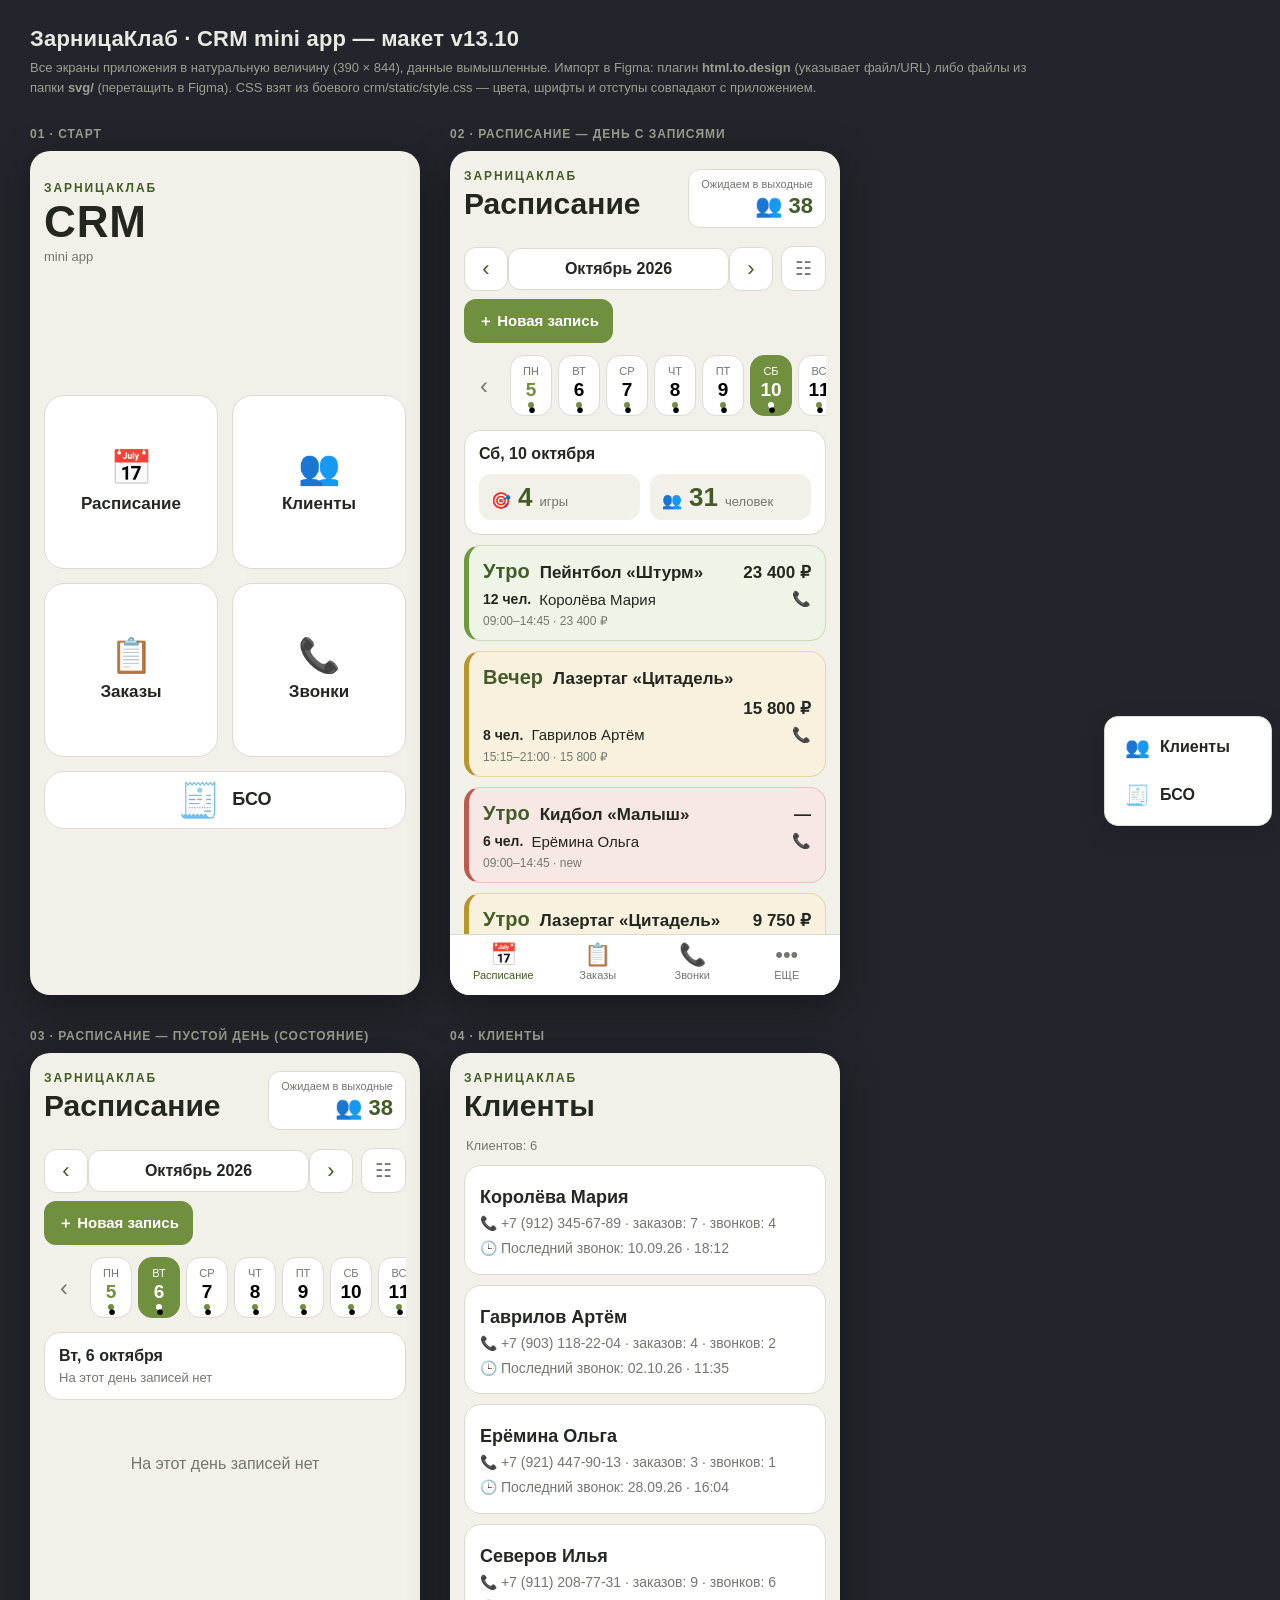
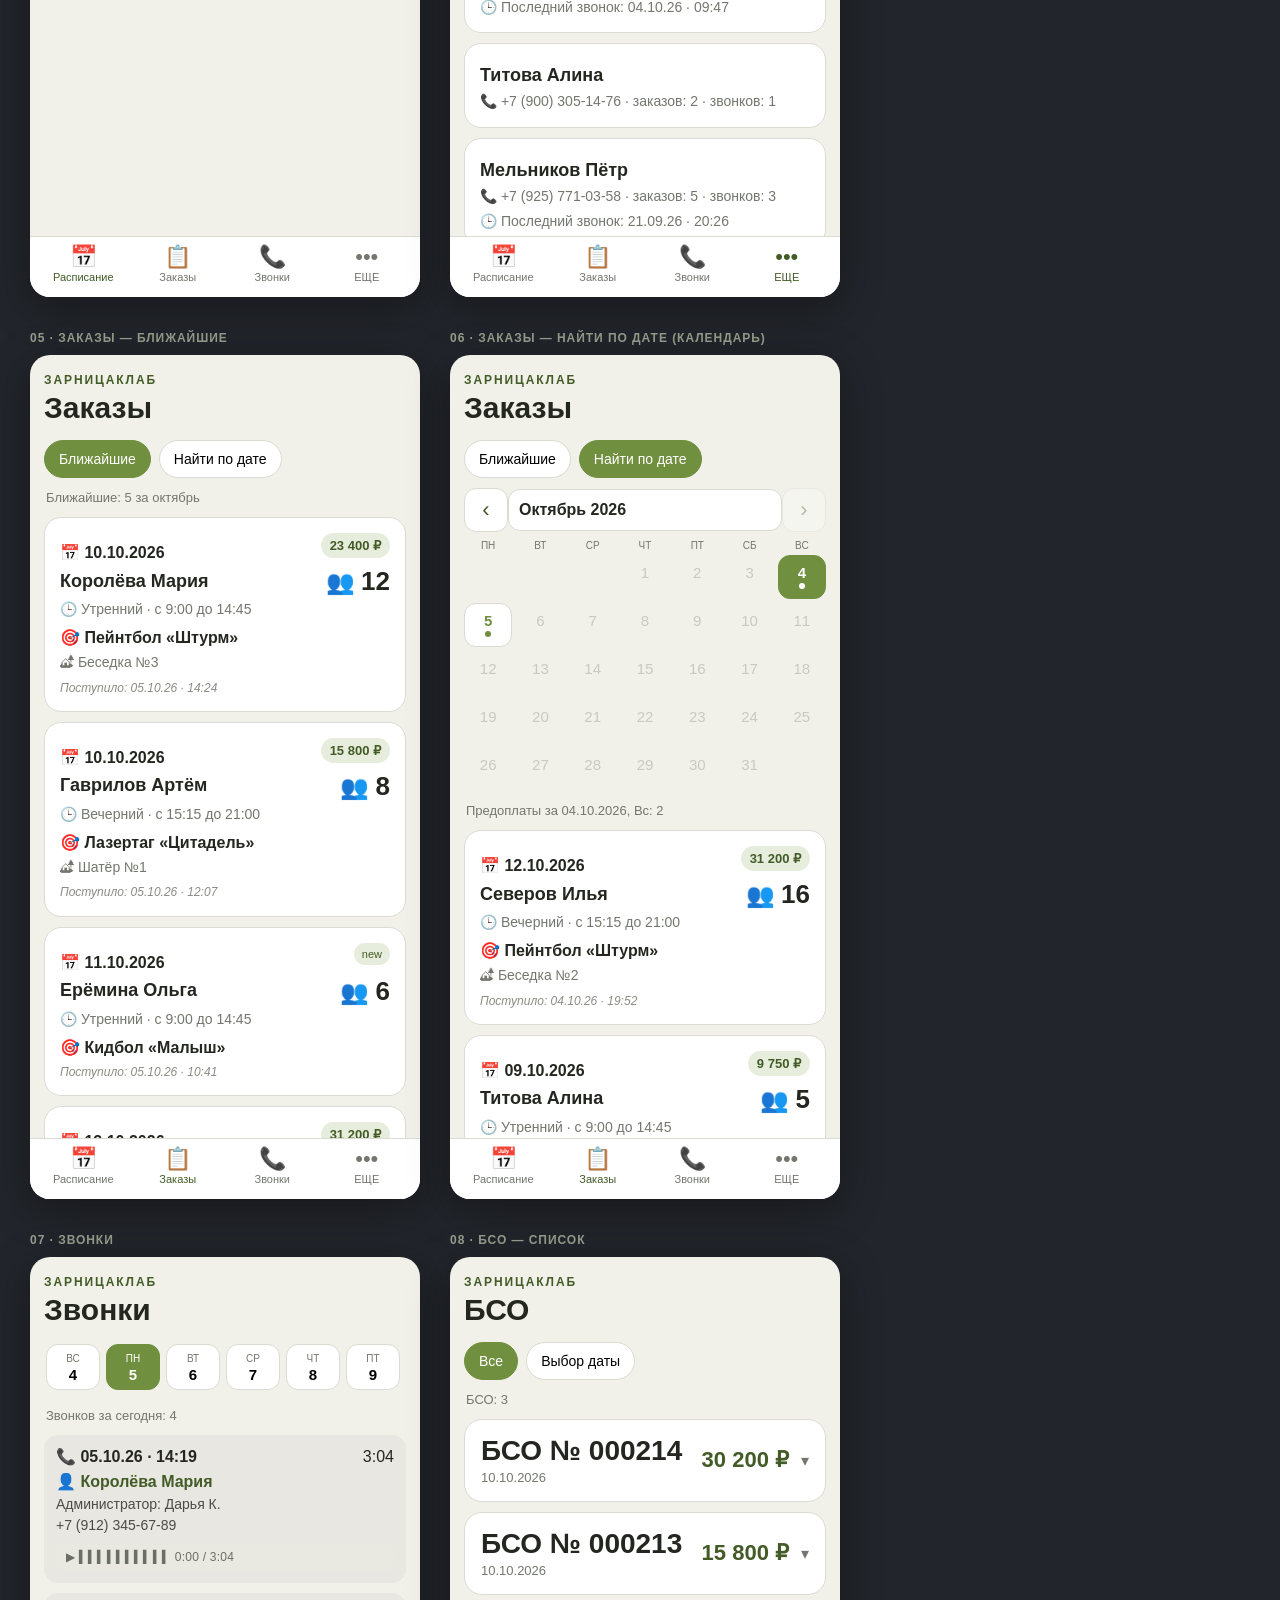
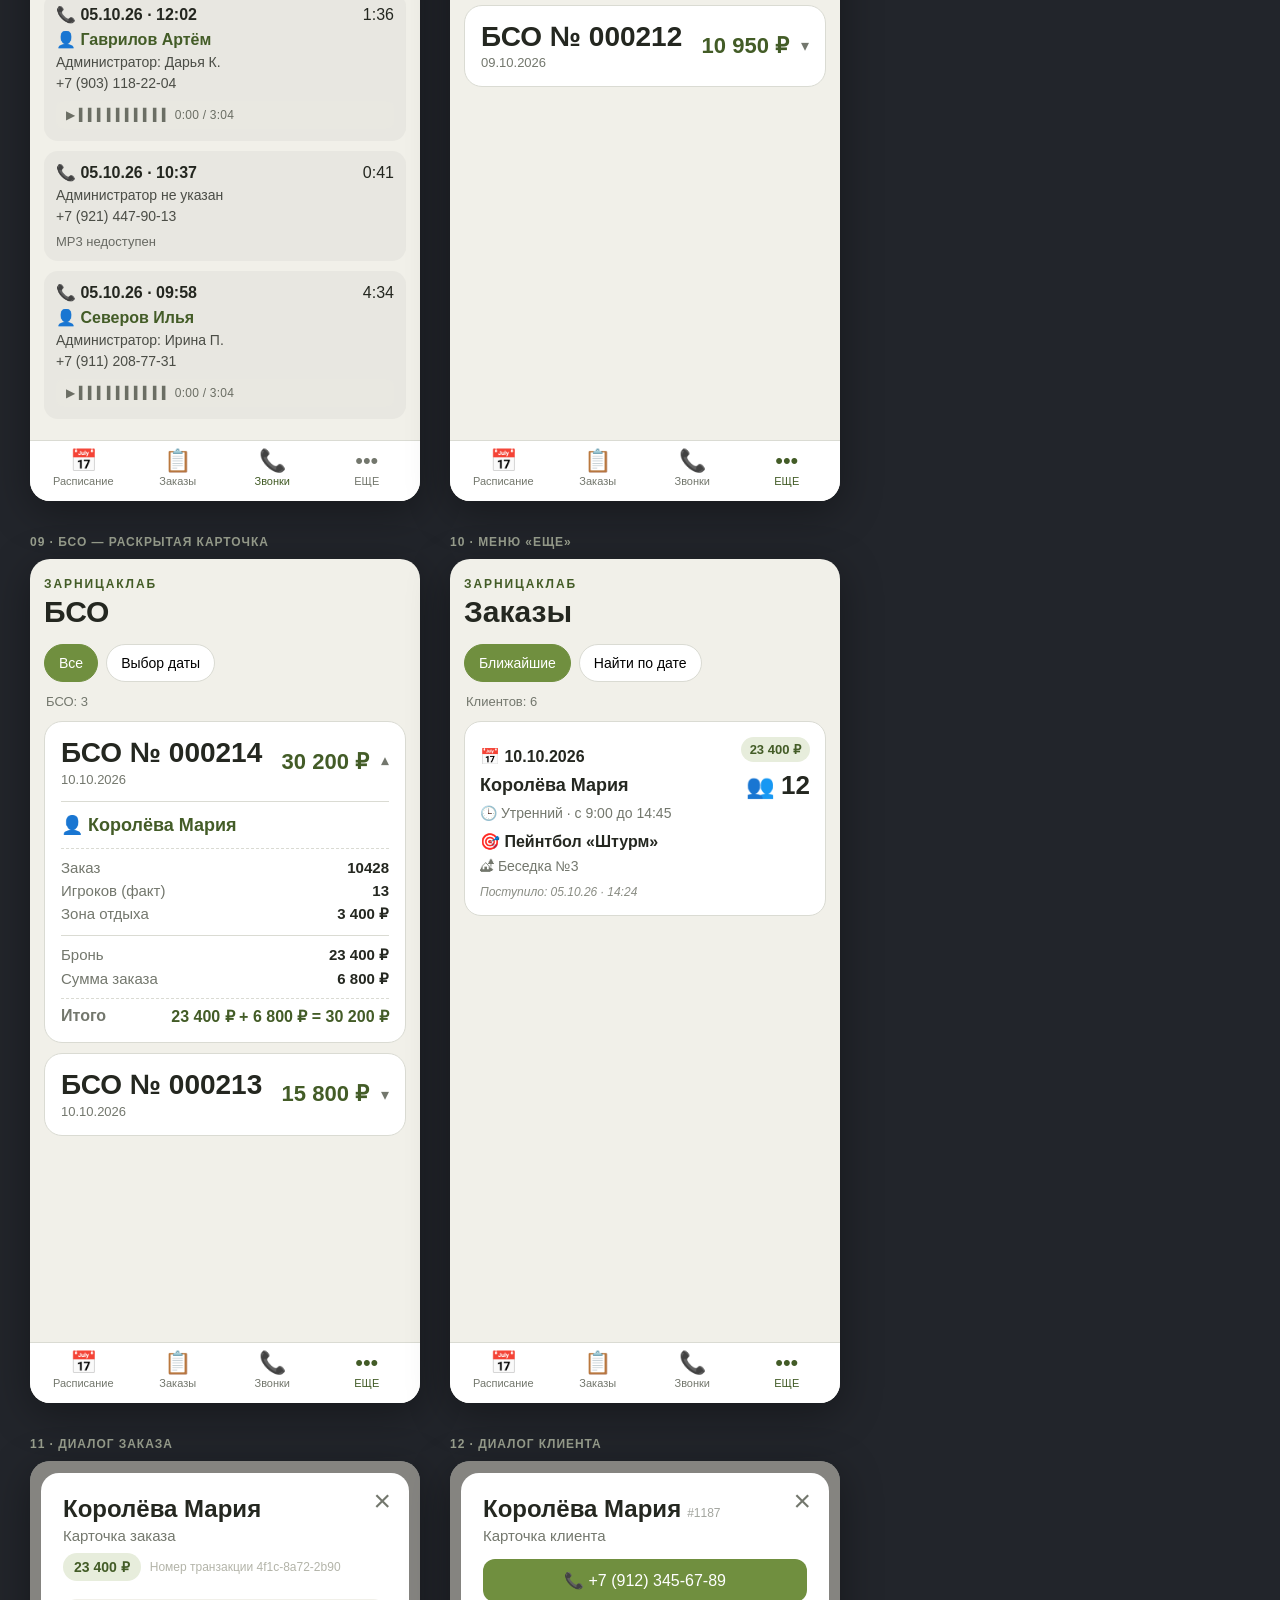
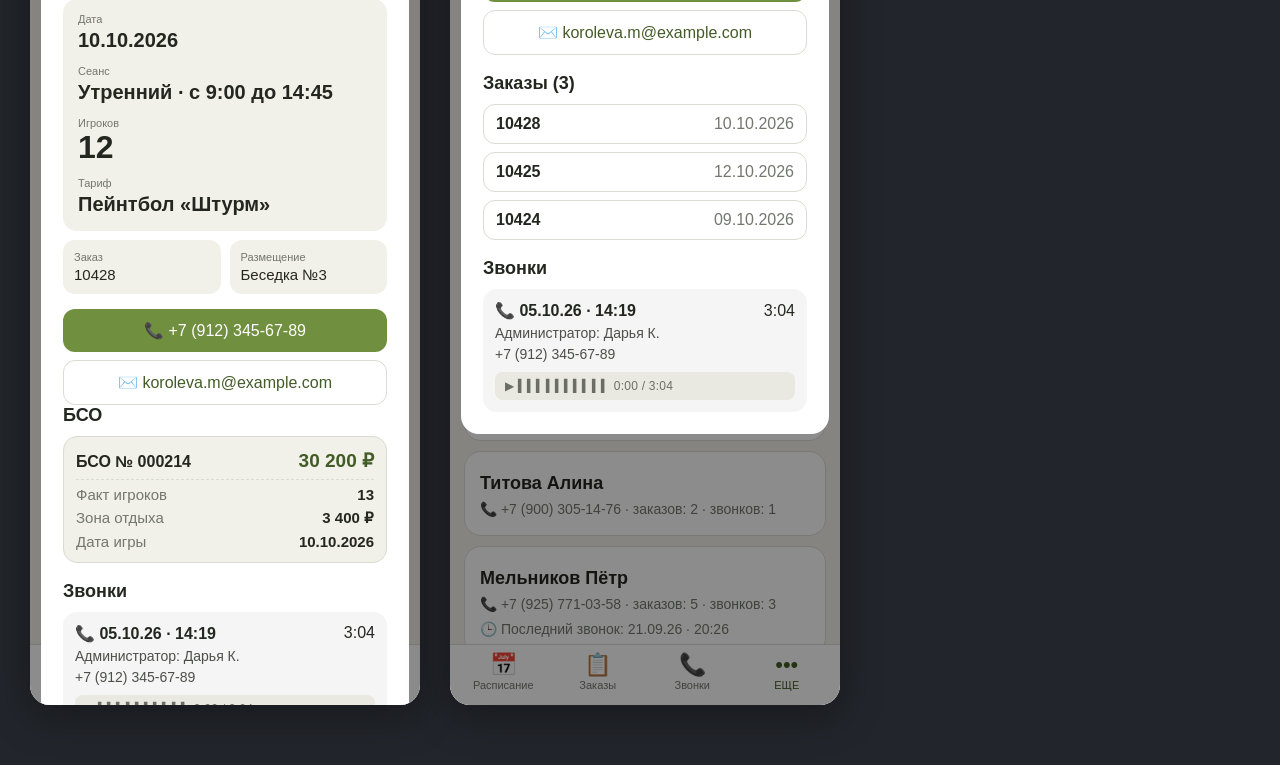
<file: figma/ZC-CRM-maket.html>
<!doctype html>
<html lang="ru">
<head>
<meta charset="utf-8">
<meta name="viewport" content="width=device-width,initial-scale=1">
<title>ЗарницаКлаб CRM — макет для Figma (v13.10)</title>
<style>
:root{
  --bg:#f1f0e9;
  --card:#ffffff;
  --text:#242720;
  --muted:#73776d;
  --line:#dadbd3;
  --green:#708f3f;
  --green-dark:#435c27;
  --green-soft:#e7eddc;
  --ease-out:cubic-bezier(.23,1,.32,1);
}
*{box-sizing:border-box}
html{-webkit-text-size-adjust:100%;text-size-adjust:100%;
-webkit-tap-highlight-color:transparent;overscroll-behavior:none}
button,a,[role="button"],.sch-card,.card,.order-mini,.call-card-linked,.more-item,.item-copy{
touch-action:manipulation;user-select:none;-webkit-user-select:none;-webkit-touch-callout:none}
[hidden]{display:none !important}
body{margin:0;background:var(--bg);color:var(--text);
font-family:-apple-system,BlinkMacSystemFont,"Segoe UI",sans-serif}
.app{max-width:720px;margin:auto;
padding-top:max(18px,env(safe-area-inset-top));
padding-bottom:96px;
padding-left:max(14px,env(safe-area-inset-left));
padding-right:max(14px,env(safe-area-inset-right))}
.brand{font-size:12px;font-weight:800;letter-spacing:.16em;color:var(--green-dark)}
h1{font-size:clamp(22px,7vw,30px);margin:4px 0 15px}

/* ---------- стартовый экран ---------- */
.screen-start{min-height:calc(100vh - 36px);min-height:calc(100svh - 36px);display:flex;flex-direction:column}
.start-header{padding-top:12px}
.start-title{font-size:clamp(34px,11vw,44px);margin:2px 0 0;letter-spacing:.02em}
.start-sub{font-size:13px;color:var(--muted);margin-top:2px}
.start-grid{display:grid;grid-template-columns:1fr 1fr;gap:14px;margin:auto 0;padding:28px 0}
.start-btn{display:flex;flex-direction:column;align-items:center;justify-content:center;gap:10px;
aspect-ratio:1;border:1px solid var(--line);background:var(--card);border-radius:20px;
font-size:17px;font-weight:700;color:var(--text);cursor:pointer;min-height:44px;
transition:transform 110ms var(--ease-out)}
.start-btn:active{transform:scale(.97)}
.start-ico{font-size:clamp(28px,9vw,34px);line-height:1}
.start-btn-wide{grid-column:1 / -1;flex-direction:row;aspect-ratio:auto;min-height:58px;gap:12px;font-size:18px}

/* ---------- шапки экранов ---------- */
.screen-header{margin-bottom:4px}

/* ---------- период (месяц) ---------- */
.period-row{display:flex;align-items:center;gap:8px;margin:10px 0 12px;flex-wrap:wrap}
.month-nav{display:flex;align-items:center;flex:1 1 auto;min-width:0}
.month-arrow{border:1px solid var(--line);background:var(--card);border-radius:12px;
font-size:22px;line-height:1;padding:10px 12px;color:var(--green-dark);min-width:44px;min-height:44px}
.month-label{flex:1;min-width:0;border:1px solid var(--line);background:var(--card);border-radius:12px;
padding:11px 10px;font-size:16px;font-weight:700;color:var(--text);white-space:nowrap;
overflow:hidden;text-overflow:ellipsis}
.icon-btn{border:1px solid var(--line);background:var(--card);border-radius:12px;
font-size:19px;padding:10px 13px;color:var(--muted);min-height:44px}
.cta-btn{border:0;background:var(--green);color:#fff;border-radius:12px;
font-size:15px;font-weight:700;padding:12px 14px;white-space:nowrap;cursor:pointer;flex:0 0 auto;min-height:44px}

/* ---------- неделя (горизонтальный календарь) ---------- */
.week{display:flex;align-items:stretch;gap:6px;overflow-x:auto;padding-bottom:4px;
overscroll-behavior-x:contain}
.week-arrow{border:0;background:none;font-size:24px;color:var(--muted);padding:0;
flex:0 0 auto;min-width:40px;min-height:44px}
.week-day{flex:1 1 0;min-width:42px;border:1px solid var(--line);background:var(--card);
border-radius:14px;padding:9px 4px 7px;display:flex;flex-direction:column;align-items:center;gap:3px;cursor:pointer}
.week-dow{font-size:11px;color:var(--muted);text-transform:uppercase}
.week-num{font-size:clamp(17px,4.5vw,19px);font-weight:800;line-height:1}
.week-dot{width:6px;height:6px;border-radius:50%}
.week-dot.has{background:var(--green)}
.week-day.today .week-num{color:var(--green)}
.week-day.active{background:var(--green);border-color:var(--green)}
.week-day.active .week-dow,.week-day.active .week-num{color:#fff}
.week-day.active .week-dot.has{background:#fff}

/* ---------- информационная панель дня ---------- */
.day-info{background:var(--card);border:1px solid var(--line);border-radius:16px;
padding:14px;margin:10px 0;min-height:64px}
.day-info-title{font-size:16px;font-weight:700}
.day-info-body{font-size:13px;color:var(--muted);margin-top:5px}

/* сводка дня: игры и игроки */
.day-stats{display:grid;grid-template-columns:1fr 1fr;gap:10px;margin-top:11px}
.day-stat{display:flex;align-items:baseline;gap:7px;background:var(--bg);
border-radius:12px;padding:10px 12px}
.day-stat-ico{font-size:16px;line-height:1}
.day-stat-num{font-size:26px;font-weight:800;color:var(--green-dark);line-height:1}
.day-stat-cap{font-size:13px;color:var(--muted)}

/* ---------- список расписания ---------- */
.schedule-list{display:grid;gap:10px}
.sch-card{border:1px solid var(--line);border-radius:16px;padding:14px 14px 12px;
background:var(--card);border-left:5px solid #9aa08f;cursor:pointer;
transition:transform 110ms var(--ease-out)}
.sch-card:active{transform:scale(.98)}
.sch-row1{display:flex;align-items:baseline;gap:8px 10px;flex-wrap:wrap}
.sch-period{font-size:clamp(16px,5vw,20px);font-weight:800;color:var(--green-dark);flex:0 0 auto}
.sch-game{flex:1 1 auto;min-width:0;font-size:clamp(15px,4.2vw,17px);font-weight:700;line-height:1.2}
.sch-price{font-size:clamp(15px,4.2vw,17px);font-weight:750;white-space:nowrap;margin-left:auto}
.sch-row2{display:flex;align-items:center;gap:8px;margin-top:7px}
.sch-qty{font-size:14px;font-weight:650;white-space:nowrap}
.sch-name{flex:1;min-width:0;font-size:15px;color:var(--text)}
.sch-phone{text-decoration:none;font-size:15px;flex:0 0 auto}
.sch-row3{font-size:12px;color:var(--muted);margin-top:6px}

/* цветовая маркировка типов игр (приглушённые тона) */
.card-paintball{background:#eef4e6;border-color:#cddcc0;border-left-color:#6f9a3f}
.card-lasertag{background:#f7f1de;border-color:#e6d7a8;border-left-color:#b9962c}
.card-kidball{background:#f7e8e5;border-color:#e6c4be;border-left-color:#bd5a4c}
.card-other{background:var(--card);border-left-color:#9aa08f}

/* ---------- фильтры-чипы (Заказы) ---------- */
.filter-row{display:flex;gap:8px;margin:6px 0 10px;flex-wrap:wrap}
.chip{border:1px solid var(--line);background:var(--card);border-radius:999px;
padding:8px 14px;font-size:14px;cursor:pointer;min-height:38px}
.chip.active{background:var(--green);border-color:var(--green);color:#fff}

/* ---------- фильтр-полоса дат (ползунок) ---------- */
.day-strip-wrap{margin:10px 0}
.day-strip{display:flex;gap:6px;overflow-x:auto;padding:2px 2px 6px;-webkit-overflow-scrolling:touch;
overscroll-behavior-x:contain}
.day-chip{flex:0 0 auto;min-width:54px;border:1px solid var(--line);background:var(--card);border-radius:12px;
  padding:8px 6px 7px;display:flex;flex-direction:column;align-items:center;gap:3px;cursor:pointer;min-height:44px}
.day-chip-dow{font-size:10px;color:var(--muted);text-transform:uppercase}
.day-chip-num{font-size:15px;font-weight:700;line-height:1}
.day-chip.today .day-chip-num{color:var(--green)}
.day-chip.active{background:var(--green);border-color:var(--green)}
.day-chip.active .day-chip-dow,.day-chip.active .day-chip-num{color:#fff}
.day-chip.all{min-width:auto;font-size:14px;font-weight:700;padding:8px 14px}
/* даты поступлений (экран «Заказы»): подпись месяца и число поступлений на чипе */
.strip-month{flex:0 0 auto;align-self:center;padding:0 2px 0 6px;font-size:10px;font-weight:700;color:var(--muted);text-transform:uppercase;letter-spacing:.04em}
.day-chip-cnt{font-size:9px;color:var(--muted);line-height:1}
.day-chip.active .day-chip-cnt{color:#fff}

/* ---------- нижняя навигация ---------- */
.bottom-nav{position:fixed;left:0;right:0;bottom:0;margin:0 auto;max-width:720px;
display:grid;grid-template-columns:repeat(4,1fr);
background:#ffffff;border-top:1px solid var(--line);
padding:8px max(6px,env(safe-area-inset-left)) calc(8px + env(safe-area-inset-bottom)) max(6px,env(safe-area-inset-right))}
.nav-item{display:flex;flex-direction:column;align-items:center;gap:3px;
border:0;background:none;font-size:11px;color:var(--muted);cursor:pointer;min-height:44px}
.nav-ico{font-size:22px;line-height:1}
.nav-item.active{color:var(--green-dark)}
.nav-item.active .nav-ico{filter:none}

/* ---------- общие карточки (Заказы/Клиенты) ---------- */
.summary{font-size:13px;color:var(--muted);margin:12px 2px}
.orders{display:grid;gap:10px}
.card{background:var(--card);border:1px solid var(--line);border-radius:17px;padding:15px;
transition:transform 110ms var(--ease-out)}
.card:active{transform:scale(.98)}
.topline{display:flex;justify-content:space-between;align-items:flex-start;gap:10px}
.card-mainline{display:flex;justify-content:space-between;align-items:center;gap:10px;margin-top:6px}
.players-count{font-size:23px;font-weight:800;line-height:1;text-align:right;white-space:nowrap}
.players-count span{font-size:26px}
.name{font-size:clamp(16px,4.5vw,18px);font-weight:700;min-width:0}
.status{font-size:11px;padding:5px 8px;border-radius:999px;background:var(--green-soft);color:var(--green-dark);white-space:nowrap}
.date{font-weight:650;margin-top:10px}
.meta{color:var(--muted);font-size:14px;margin-top:5px;line-height:1.45}
.received-at{color:#8a8d84;font-size:12px;font-style:italic;margin-top:7px;line-height:1.35}
.game{font-weight:650;margin-top:9px}
.price{font-size:18px;font-weight:750;margin-top:10px}
.empty{text-align:center;color:var(--muted);padding:45px 10px}

/* ---------- диалог заказа ---------- */
dialog{border:0;border-radius:18px;padding:0;width:min(680px,calc(100% - 22px))}
dialog::backdrop{background:rgba(0,0,0,.45)}
.dialog-body{background:var(--card);padding:22px;position:relative}
.close{position:absolute;right:12px;top:10px;border:0;background:none;font-size:30px;color:var(--muted)}
.detail-title{font-size:24px;font-weight:750;padding-right:30px}
.detail-status{margin:9px 0 18px}
.detail-status{display:flex;align-items:center;gap:9px;flex-wrap:wrap}
.amount-pill{font-size:14px;font-weight:700;padding:6px 11px;border-radius:999px;background:var(--green-soft);color:var(--green-dark);white-space:nowrap}
.txn-id{font-size:12px;color:#b3b4a9;white-space:nowrap;overflow:hidden;text-overflow:ellipsis}
.sum-pill{font-size:13px;font-weight:700;padding:5px 9px;border-radius:999px;background:var(--green-soft);color:var(--green-dark);white-space:nowrap}
.key-block{background:var(--bg);border-radius:14px;padding:14px 15px;display:grid;gap:12px;margin-bottom:9px}
.key-label{font-size:11px;color:var(--muted)}
.key-value{font-size:20px;font-weight:650;line-height:1.25;margin-top:3px}
.key-qty{font-size:32px;font-weight:800;line-height:1.05;margin-top:2px}
.item-copy{position:relative;cursor:pointer}
.item-copy:active{background:var(--green-soft)}
button.action.action-ghost{background:#fff;color:var(--green-dark);border:1px solid var(--line)}
.copy-toast{position:fixed;left:50%;bottom:26px;transform:translateX(-50%);background:#242720;color:#fff;font-size:13px;padding:9px 14px;border-radius:10px;opacity:0;transition:opacity .18s;pointer-events:none;z-index:99}
.copy-toast.on{opacity:.94}
.grid{display:grid;grid-template-columns:1fr 1fr;gap:9px}
.item{background:var(--bg);border-radius:12px;padding:11px}
.label{font-size:11px;color:var(--muted)}
.value{font-size:15px;margin-top:3px}
.actions{display:grid;gap:8px;margin-top:15px}
.action{display:block;text-align:center;text-decoration:none;background:var(--green);color:#fff;border-radius:12px;padding:12px}
button.action{border:0;cursor:pointer;font:inherit;width:100%}
@media(max-width:430px){.grid{grid-template-columns:1fr}}

.calls-section{margin-top:18px}
.calls-heading{font-size:18px;font-weight:700;margin-bottom:10px}
.calls-list{display:grid;gap:10px}
.call-card{padding:12px;border-radius:14px;background:rgba(127,127,127,0.08)}
.call-topline{display:flex;justify-content:space-between;gap:10px;align-items:center}
.call-date{font-weight:600}
.call-duration{white-space:nowrap;font-variant-numeric:tabular-nums}
.call-admin,.call-phone{margin-top:5px;opacity:.8;font-size:14px}
.call-audio{width:100%;margin-top:10px}
.call-unavailable{margin-top:10px;opacity:.65;font-size:13px}
.call-client{font-weight:650;color:var(--green-dark);margin-top:6px}
.call-card-linked{cursor:pointer;transition:transform 110ms var(--ease-out)}
.call-card-linked:active{transform:scale(.98)}
.detail-subtitle{font-size:15px;color:var(--muted);margin-top:4px;padding-right:30px}
.orders-mini{display:grid;gap:8px}
.order-mini{padding:10px 12px;border:1px solid var(--line);border-radius:12px;cursor:pointer;
transition:transform 110ms var(--ease-out)}
.order-mini:active{transform:scale(.98)}
.order-mini-top{display:flex;justify-content:space-between;gap:10px}
.order-mini-id{font-weight:700}
.order-mini-date{color:var(--muted);white-space:nowrap}

/* ---------- отклик на нажатие у элементов, где его не было (29.09.2026) ---------- */
.chip,.cta-btn,.month-arrow,.icon-btn,.month-label,.nav-item,.more-item{
transition:background 110ms var(--ease-out),color 110ms var(--ease-out)}
.chip:active,.month-arrow:active,.icon-btn:active,.month-label:active{background:var(--green-soft)}
.cta-btn:active{background:var(--green-dark)}
.nav-item:active{color:var(--green-dark)}

/* ---------- уменьшенное движение: убираем только движение, не обратную связь ---------- */
@media (prefers-reduced-motion: reduce){
  .sch-card,.card,.start-btn,.call-card-linked,.order-mini,.bso-chevron{transition:none}
  .sch-card:active,.card:active,.start-btn:active,.call-card-linked:active,.order-mini:active{transform:none}
  .copy-toast{transition-duration:60ms}
}

.header-row{display:flex;justify-content:space-between;align-items:flex-start;gap:10px}
.weekend{text-align:right;background:var(--card);border:1px solid var(--line);border-radius:12px;padding:8px 12px}
.weekend-label{font-size:11px;color:var(--muted);white-space:nowrap}
.weekend-value{font-size:22px;font-weight:800;color:var(--green-dark);line-height:1.2;margin-top:3px;white-space:nowrap}
.client-id{font-size:12px;font-weight:400;color:var(--muted);opacity:.65;margin-left:6px;white-space:nowrap}

/* ---------- меню «ЕЩЕ» ---------- */
.more-menu{position:fixed;right:max(8px,env(safe-area-inset-right));
 bottom:calc(74px + env(safe-area-inset-bottom));
 background:#fff;border:1px solid var(--line);border-radius:14px;
 box-shadow:0 8px 28px rgba(0,0,0,.14);padding:6px;display:flex;flex-direction:column;
 min-width:168px;z-index:60}
.more-item{display:flex;align-items:center;gap:10px;border:0;background:none;
 padding:12px 14px;font-size:16px;font-weight:650;color:var(--text);cursor:pointer;
 border-radius:10px;text-align:left}
.more-item:active{background:var(--green-soft)}
.more-ico{font-size:20px}

/* ---------- карточки БСО ---------- */
.bso-card{background:var(--card);border:1px solid var(--line);border-radius:18px;padding:16px}
.bso-client{display:block;border:0;background:none;padding:0;font-size:clamp(16px,4.5vw,18px);
 font-weight:700;color:var(--green-dark);cursor:pointer;text-align:left;margin-bottom:10px}
.bso-client:not(button){color:var(--text);cursor:default}
.bso-head{display:flex;flex-direction:column;gap:4px;border-top:1px solid var(--line);padding-top:12px}
.bso-number{font-size:clamp(22px,6.5vw,28px);font-weight:800;color:var(--text)}
.bso-date{font-size:15px;color:var(--muted)}
.bso-total{font-size:clamp(20px,6vw,24px);font-weight:800;color:var(--green-dark)}
.bso-details{margin-top:12px;border-top:1px dashed var(--line);padding-top:10px;display:grid;gap:6px}
.bso-row{display:flex;justify-content:space-between;gap:10px;font-size:15px}
.bso-row span:first-child{color:var(--muted)}
.bso-row span:last-child{font-weight:650;text-align:right}
.bso-foot{margin-top:12px;border-top:1px solid var(--line);padding-top:10px;display:grid;gap:6px}
.bso-grand{font-size:16px;font-weight:800;color:var(--green-dark);border-top:1px dashed var(--line);padding-top:8px;margin-top:4px}

/* ---------- аккордеон БСО (свёрнутая карточка) ---------- */
.bso-toggle{display:flex;align-items:center;gap:12px;width:100%;border:0;background:none;padding:0;text-align:left;cursor:pointer;min-height:44px}
.bso-toggle-main{flex:1;min-width:0;display:flex;flex-direction:column;gap:3px}
.bso-toggle-title{font-size:clamp(22px,6.5vw,28px);font-weight:800;color:var(--text);line-height:1.1}
.bso-toggle-date{font-size:13px;color:var(--muted)}
.bso-toggle-total{font-size:clamp(18px,5.5vw,22px);font-weight:800;color:var(--green-dark);white-space:nowrap}
.bso-chevron{flex:0 0 auto;font-size:16px;color:var(--muted);transition:transform .16s ease}
.bso-toggle[aria-expanded="true"] .bso-chevron{transform:rotate(180deg)}
.bso-body{margin-top:14px;padding-top:12px;border-top:1px solid var(--line)}

/* ---------- адаптивность (разные телефоны) ---------- */
@media(max-width:400px){
  .period-row{gap:8px}
  .month-nav{flex:1 1 100%;order:1}
  .icon-btn{order:2}
  .cta-btn{order:3;flex:1 1 auto}
}
@media(max-width:380px){
  .app{
    padding-top:max(12px,env(safe-area-inset-top));
    padding-bottom:86px;
    padding-left:max(10px,env(safe-area-inset-left));
    padding-right:max(10px,env(safe-area-inset-right));
  }
  .start-grid{gap:10px;padding:18px 0}
  .start-btn{gap:8px;font-size:16px}
  .sch-card{padding:12px 12px 10px}
  .players-count{font-size:20px}
  .players-count span{font-size:22px}
}

/* календарь «Найти по дате» (экран «Заказы») — дни с предоплатами помечены точкой */
.cal-wrap{margin:10px 0 4px}
.cal-head{display:flex;align-items:center;margin-bottom:8px}
.cal-dow{display:grid;grid-template-columns:repeat(7,1fr);gap:4px;margin-bottom:4px}
.cal-dow span{font-size:10px;color:var(--muted);text-transform:uppercase;text-align:center}
.cal-grid{display:grid;grid-template-columns:repeat(7,1fr);gap:4px}
.cal-day{position:relative;display:flex;flex-direction:column;align-items:center;justify-content:center;
 min-height:44px;border:1px solid var(--line);background:var(--card);border-radius:12px;padding:4px 0 6px;
 font-size:15px;font-weight:700;color:var(--text)}
.cal-day.off{border-color:transparent;background:transparent;color:#c9cabf;font-weight:500}
.cal-day.empty{min-height:44px}
.cal-day.today .cal-num{color:var(--green)}
.cal-day.active{background:var(--green);border-color:var(--green)}
.cal-day.active .cal-num{color:#fff}
.month-arrow:disabled{opacity:.35}
.cal-dot{width:6px;height:6px;border-radius:50%;margin-top:2px;background:transparent}
.cal-dot.has{background:var(--green)}
.cal-day.active .cal-dot.has{background:#fff}
/* БСО в карточке заказа: блок появляется сам, когда бланк заведён */
.bso-inline{background:var(--bg);border:1px solid var(--line);border-radius:14px;padding:12px;display:grid;gap:6px}
.bso-inline-head{display:flex;align-items:baseline;justify-content:space-between;gap:10px;padding-bottom:7px;border-bottom:1px dashed var(--line)}
.bso-inline-num{font-size:16px;font-weight:700;color:var(--text)}
.bso-inline-sum{font-size:19px;font-weight:800;color:var(--green-dark);white-space:nowrap}


/* ---------- MOCK ONLY: только для макета, в приложении этого нет ---------- */
*{box-sizing:border-box}
body{margin:0;background:#22252b;color:#9aa08f;
  font-family:-apple-system,BlinkMacSystemFont,"Segoe UI",sans-serif}
.mock-head{padding:26px 30px 6px}
.mock-head h1{margin:0;font-size:22px;letter-spacing:.01em;color:#e8e9e3}
.mock-head .sub{color:#9aa08f;font-size:13px;margin-top:6px;line-height:1.5;max-width:1000px}
.mock-grid{display:flex;flex-wrap:wrap;gap:34px 30px;padding:24px 30px 60px;align-items:flex-start}
.capture{width:390px}
.cap{font-size:12px;font-weight:700;letter-spacing:.08em;text-transform:uppercase;color:#9aa08f;margin-bottom:10px}
.frame{position:relative;width:390px;height:844px;overflow:hidden;background:#f1f0e9;color:#242720;border-radius:20px;
  box-shadow:0 10px 40px rgba(0,0,0,.35)}
.frame .bottom-nav{position:absolute}
.frame .screen-start{min-height:790px}
.frame .screen[hidden]{display:none}
.mock-dim{position:absolute;left:0;right:0;top:0;bottom:0;background:rgba(0,0,0,.45)}
.mock-modal{position:absolute;left:11px;right:11px;top:12px}
.mock-modal .dialog-body{border-radius:18px}
.call-audio-mock{width:100%;margin-top:10px;background:#e9e8e1;border-radius:8px;padding:7px 10px;
  font-size:12px;color:#6b6e64;letter-spacing:.02em}

</style>
</head>
<body>
<div class="mock-head">
  <h1>ЗарницаКлаб · CRM mini app — макет v13.10</h1>
  <div class="sub">Все экраны приложения в натуральную величину (390 × 844), данные вымышленные.
  Импорт в Figma: плагин <b>html.to.design</b> (указывает файл/URL) либо файлы из папки <b>svg/</b> (перетащить в Figma).
  CSS взят из боевого crm/static/style.css — цвета, шрифты и отступы совпадают с приложением.</div>
</div>
<div class="mock-grid">
<div class="capture" data-frame="Старт"><div class="cap">01 · Старт</div><div class="frame" data-screen="Старт"><main class="app">
    <section class="screen screen-start">
      <header class="start-header">
        <div class="brand">ЗАРНИЦАКЛАБ</div>
        <h1 class="start-title">CRM</h1>
        <div class="start-sub">mini app</div>
      </header>
      <div class="start-grid">
        <button class="start-btn"><span class="start-ico">📅</span><span>Расписание</span></button>
        <button class="start-btn"><span class="start-ico">👥</span><span>Клиенты</span></button>
        <button class="start-btn"><span class="start-ico">📋</span><span>Заказы</span></button>
        <button class="start-btn"><span class="start-ico">📞</span><span>Звонки</span></button>
        <button class="start-btn start-btn-wide"><span class="start-ico">🧾</span><span>БСО</span></button>
      </div>
    </section></main></div></div>
<div class="capture" data-frame="Расписание — день с записями"><div class="cap">02 · Расписание — день с записями</div><div class="frame" data-screen="Расписание — день с записями"><main class="app">
    <section class="screen">
      <header class="screen-header">
        <div class="header-row">
          <div>
            <div class="brand">ЗАРНИЦАКЛАБ</div>
            <h1>Расписание</h1>
          </div>
          <div class="weekend">
            <div class="weekend-label">Ожидаем в выходные</div>
            <div class="weekend-value">👥 <span>38</span></div>
          </div>
        </div>
      </header>
      <div class="period-row">
        <div class="month-nav">
          <button class="month-arrow">‹</button>
          <button class="month-label">Октябрь 2026</button>
          <button class="month-arrow">›</button>
        </div>
        <button class="icon-btn">☷</button>
        <button class="cta-btn">＋ Новая запись</button>
      </div>
      <div class="week"><button class="week-arrow">‹</button><button class="week-day today"><span class="week-dow">Пн</span><span class="week-num">5</span><span class="week-dot has">●</span></button><button class="week-day"><span class="week-dow">Вт</span><span class="week-num">6</span><span class="week-dot has">●</span></button><button class="week-day"><span class="week-dow">Ср</span><span class="week-num">7</span><span class="week-dot has">●</span></button><button class="week-day"><span class="week-dow">Чт</span><span class="week-num">8</span><span class="week-dot has">●</span></button><button class="week-day"><span class="week-dow">Пт</span><span class="week-num">9</span><span class="week-dot has">●</span></button><button class="week-day active"><span class="week-dow">Сб</span><span class="week-num">10</span><span class="week-dot has">●</span></button><button class="week-day"><span class="week-dow">Вс</span><span class="week-num">11</span><span class="week-dot has">●</span></button><button class="week-arrow">›</button></div>
      <div class="day-info">
      <div class="day-info-title">Сб, 10 октября</div>
      <div class="day-stats">
        <div class="day-stat"><span class="day-stat-ico">🎯</span><span class="day-stat-num">4</span><span class="day-stat-cap">игры</span></div>
        <div class="day-stat"><span class="day-stat-ico">👥</span><span class="day-stat-num">31</span><span class="day-stat-cap">человек</span></div>
      </div></div>
      <section class="schedule-list"><article class="sch-card card-paintball">
      <div class="sch-row1">
        <span class="sch-period">Утро</span>
        <span class="sch-game">Пейнтбол «Штурм»</span>
        <span class="sch-price">23 400 ₽</span>
      </div>
      <div class="sch-row2">
        <span class="sch-qty">12 чел.</span>
        <span class="sch-name">Королёва Мария</span>
        <a class="sch-phone">📞</a>
      </div>
      <div class="sch-row3">09:00–14:45 · 23 400 ₽</div>
    </article><article class="sch-card card-lasertag">
      <div class="sch-row1">
        <span class="sch-period">Вечер</span>
        <span class="sch-game">Лазертаг «Цитадель»</span>
        <span class="sch-price">15 800 ₽</span>
      </div>
      <div class="sch-row2">
        <span class="sch-qty">8 чел.</span>
        <span class="sch-name">Гаврилов Артём</span>
        <a class="sch-phone">📞</a>
      </div>
      <div class="sch-row3">15:15–21:00 · 15 800 ₽</div>
    </article><article class="sch-card card-kidball">
      <div class="sch-row1">
        <span class="sch-period">Утро</span>
        <span class="sch-game">Кидбол «Малыш»</span>
        <span class="sch-price">—</span>
      </div>
      <div class="sch-row2">
        <span class="sch-qty">6 чел.</span>
        <span class="sch-name">Ерёмина Ольга</span>
        <a class="sch-phone">📞</a>
      </div>
      <div class="sch-row3">09:00–14:45 · new</div>
    </article><article class="sch-card card-lasertag">
      <div class="sch-row1">
        <span class="sch-period">Утро</span>
        <span class="sch-game">Лазертаг «Цитадель»</span>
        <span class="sch-price">9 750 ₽</span>
      </div>
      <div class="sch-row2">
        <span class="sch-qty">5 чел.</span>
        <span class="sch-name">Титова Алина</span>
        <a class="sch-phone">📞</a>
      </div>
      <div class="sch-row3">09:00–14:45 · 9 750 ₽</div>
    </article></section>
      <nav class="bottom-nav"><button class="nav-item active"><span class="nav-ico">📅</span><span>Расписание</span></button><button class="nav-item"><span class="nav-ico">📋</span><span>Заказы</span></button><button class="nav-item"><span class="nav-ico">📞</span><span>Звонки</span></button><button class="nav-item"><span class="nav-ico">•••</span><span>ЕЩЕ</span></button></nav>
    </section></main></div></div>
<div class="capture" data-frame="Расписание — пустой день (состояние)"><div class="cap">03 · Расписание — пустой день (состояние)</div><div class="frame" data-screen="Расписание — пустой день (состояние)"><main class="app">
    <section class="screen">
      <header class="screen-header">
        <div class="header-row">
          <div>
            <div class="brand">ЗАРНИЦАКЛАБ</div>
            <h1>Расписание</h1>
          </div>
          <div class="weekend">
            <div class="weekend-label">Ожидаем в выходные</div>
            <div class="weekend-value">👥 <span>38</span></div>
          </div>
        </div>
      </header>
      <div class="period-row">
        <div class="month-nav">
          <button class="month-arrow">‹</button>
          <button class="month-label">Октябрь 2026</button>
          <button class="month-arrow">›</button>
        </div>
        <button class="icon-btn">☷</button>
        <button class="cta-btn">＋ Новая запись</button>
      </div>
      <div class="week"><button class="week-arrow">‹</button><button class="week-day today"><span class="week-dow">Пн</span><span class="week-num">5</span><span class="week-dot has">●</span></button><button class="week-day active"><span class="week-dow">Вт</span><span class="week-num">6</span><span class="week-dot has">●</span></button><button class="week-day"><span class="week-dow">Ср</span><span class="week-num">7</span><span class="week-dot has">●</span></button><button class="week-day"><span class="week-dow">Чт</span><span class="week-num">8</span><span class="week-dot has">●</span></button><button class="week-day"><span class="week-dow">Пт</span><span class="week-num">9</span><span class="week-dot has">●</span></button><button class="week-day"><span class="week-dow">Сб</span><span class="week-num">10</span><span class="week-dot has">●</span></button><button class="week-day"><span class="week-dow">Вс</span><span class="week-num">11</span><span class="week-dot has">●</span></button><button class="week-arrow">›</button></div>
      <div class="day-info">
      <div class="day-info-title">Вт, 6 октября</div>
      <div class="day-info-body">На этот день записей нет</div></div>
      <section class="schedule-list"><div class="empty">На этот день записей нет</div></section>
      <nav class="bottom-nav"><button class="nav-item active"><span class="nav-ico">📅</span><span>Расписание</span></button><button class="nav-item"><span class="nav-ico">📋</span><span>Заказы</span></button><button class="nav-item"><span class="nav-ico">📞</span><span>Звонки</span></button><button class="nav-item"><span class="nav-ico">•••</span><span>ЕЩЕ</span></button></nav>
    </section></main></div></div>
<div class="capture" data-frame="Клиенты"><div class="cap">04 · Клиенты</div><div class="frame" data-screen="Клиенты"><main class="app">
    <section class="screen">
      <header class="screen-header">
        <div class="brand">ЗАРНИЦАКЛАБ</div>
        <h1>Клиенты</h1>
      </header>
      <div class="summary">Клиентов: 6</div>
      <section class="orders"><article class="card">
      <div class="card-mainline"><div class="name">Королёва Мария</div></div>
      <div class="meta">📞 +7 (912) 345-67-89 · заказов: 7 · звонков: 4</div>
      <div class="meta">🕒 Последний звонок: 10.09.26 · 18:12</div>
    </article><article class="card">
      <div class="card-mainline"><div class="name">Гаврилов Артём</div></div>
      <div class="meta">📞 +7 (903) 118-22-04 · заказов: 4 · звонков: 2</div>
      <div class="meta">🕒 Последний звонок: 02.10.26 · 11:35</div>
    </article><article class="card">
      <div class="card-mainline"><div class="name">Ерёмина Ольга</div></div>
      <div class="meta">📞 +7 (921) 447-90-13 · заказов: 3 · звонков: 1</div>
      <div class="meta">🕒 Последний звонок: 28.09.26 · 16:04</div>
    </article><article class="card">
      <div class="card-mainline"><div class="name">Северов Илья</div></div>
      <div class="meta">📞 +7 (911) 208-77-31 · заказов: 9 · звонков: 6</div>
      <div class="meta">🕒 Последний звонок: 04.10.26 · 09:47</div>
    </article><article class="card">
      <div class="card-mainline"><div class="name">Титова Алина</div></div>
      <div class="meta">📞 +7 (900) 305-14-76 · заказов: 2 · звонков: 1</div>
      
    </article><article class="card">
      <div class="card-mainline"><div class="name">Мельников Пётр</div></div>
      <div class="meta">📞 +7 (925) 771-03-58 · заказов: 5 · звонков: 3</div>
      <div class="meta">🕒 Последний звонок: 21.09.26 · 20:26</div>
    </article></section>
      <nav class="bottom-nav"><button class="nav-item"><span class="nav-ico">📅</span><span>Расписание</span></button><button class="nav-item"><span class="nav-ico">📋</span><span>Заказы</span></button><button class="nav-item"><span class="nav-ico">📞</span><span>Звонки</span></button><button class="nav-item active"><span class="nav-ico">•••</span><span>ЕЩЕ</span></button></nav>
    </section></main></div></div>
<div class="capture" data-frame="Заказы — Ближайшие"><div class="cap">05 · Заказы — Ближайшие</div><div class="frame" data-screen="Заказы — Ближайшие"><main class="app">
    <section class="screen">
      <header class="screen-header">
        <div class="brand">ЗАРНИЦАКЛАБ</div>
        <h1>Заказы</h1>
      </header>
      <div class="filter-row"><button class="chip active">Ближайшие</button><button class="chip">Найти по дате</button></div>
      
      <div class="summary">Ближайшие: 5 за октябрь</div>
      <section class="orders"><article class="card">
      <div class="topline">
        <div class="date">📅 10.10.2026</div>
        <span class="sum-pill">23 400 ₽</span>
      </div>
      <div class="card-mainline">
        <div class="name">Королёва Мария</div>
        <div class="players-count">👥 <span>12</span></div>
      </div>
      <div class="meta">🕒 Утренний · с 9:00 до 14:45</div>
      <div class="game">🎯 Пейнтбол «Штурм»</div>
      <div class="meta">🏕 Беседка №3</div>
      <div class="received-at">Поступило: 05.10.26 · 14:24</div>
    </article><article class="card">
      <div class="topline">
        <div class="date">📅 10.10.2026</div>
        <span class="sum-pill">15 800 ₽</span>
      </div>
      <div class="card-mainline">
        <div class="name">Гаврилов Артём</div>
        <div class="players-count">👥 <span>8</span></div>
      </div>
      <div class="meta">🕒 Вечерний · с 15:15 до 21:00</div>
      <div class="game">🎯 Лазертаг «Цитадель»</div>
      <div class="meta">🏕 Шатёр №1</div>
      <div class="received-at">Поступило: 05.10.26 · 12:07</div>
    </article><article class="card">
      <div class="topline">
        <div class="date">📅 11.10.2026</div>
        <span class="status">new</span>
      </div>
      <div class="card-mainline">
        <div class="name">Ерёмина Ольга</div>
        <div class="players-count">👥 <span>6</span></div>
      </div>
      <div class="meta">🕒 Утренний · с 9:00 до 14:45</div>
      <div class="game">🎯 Кидбол «Малыш»</div>
      
      <div class="received-at">Поступило: 05.10.26 · 10:41</div>
    </article><article class="card">
      <div class="topline">
        <div class="date">📅 12.10.2026</div>
        <span class="sum-pill">31 200 ₽</span>
      </div>
      <div class="card-mainline">
        <div class="name">Северов Илья</div>
        <div class="players-count">👥 <span>16</span></div>
      </div>
      <div class="meta">🕒 Вечерний · с 15:15 до 21:00</div>
      <div class="game">🎯 Пейнтбол «Штурм»</div>
      <div class="meta">🏕 Беседка №2</div>
      <div class="received-at">Поступило: 04.10.26 · 19:52</div>
    </article><article class="card">
      <div class="topline">
        <div class="date">📅 09.10.2026</div>
        <span class="sum-pill">9 750 ₽</span>
      </div>
      <div class="card-mainline">
        <div class="name">Титова Алина</div>
        <div class="players-count">👥 <span>5</span></div>
      </div>
      <div class="meta">🕒 Утренний · с 9:00 до 14:45</div>
      <div class="game">🎯 Лазертаг «Цитадель»</div>
      
      <div class="received-at">Поступило: 04.10.26 · 15:10</div>
    </article></section>
      <nav class="bottom-nav"><button class="nav-item"><span class="nav-ico">📅</span><span>Расписание</span></button><button class="nav-item active"><span class="nav-ico">📋</span><span>Заказы</span></button><button class="nav-item"><span class="nav-ico">📞</span><span>Звонки</span></button><button class="nav-item"><span class="nav-ico">•••</span><span>ЕЩЕ</span></button></nav>
    </section></main></div></div>
<div class="capture" data-frame="Заказы — Найти по дате (календарь)"><div class="cap">06 · Заказы — Найти по дате (календарь)</div><div class="frame" data-screen="Заказы — Найти по дате (календарь)"><main class="app">
    <section class="screen">
      <header class="screen-header">
        <div class="brand">ЗАРНИЦАКЛАБ</div>
        <h1>Заказы</h1>
      </header>
      <div class="filter-row"><button class="chip">Ближайшие</button><button class="chip active">Найти по дате</button></div>
      
      <div class="cal-wrap">
        <div class="cal-head">
          <button class="month-arrow">‹</button>
          <div class="month-label">Октябрь 2026</div>
          <button class="month-arrow" disabled>›</button>
        </div>
        <div class="cal-dow"><span>Пн</span><span>Вт</span><span>Ср</span><span>Чт</span><span>Пт</span><span>Сб</span><span>Вс</span></div>
        <div class="cal-grid"><span class="cal-day off empty"></span><span class="cal-day off empty"></span><span class="cal-day off empty"></span><button class="cal-day off"><span class="cal-num">1</span><span class="cal-dot"></span></button><button class="cal-day off"><span class="cal-num">2</span><span class="cal-dot"></span></button><button class="cal-day off"><span class="cal-num">3</span><span class="cal-dot"></span></button><button class="cal-day active"><span class="cal-num">4</span><span class="cal-dot has"></span></button><button class="cal-day today"><span class="cal-num">5</span><span class="cal-dot has"></span></button><button class="cal-day off"><span class="cal-num">6</span><span class="cal-dot"></span></button><button class="cal-day off"><span class="cal-num">7</span><span class="cal-dot"></span></button><button class="cal-day off"><span class="cal-num">8</span><span class="cal-dot"></span></button><button class="cal-day off"><span class="cal-num">9</span><span class="cal-dot"></span></button><button class="cal-day off"><span class="cal-num">10</span><span class="cal-dot"></span></button><button class="cal-day off"><span class="cal-num">11</span><span class="cal-dot"></span></button><button class="cal-day off"><span class="cal-num">12</span><span class="cal-dot"></span></button><button class="cal-day off"><span class="cal-num">13</span><span class="cal-dot"></span></button><button class="cal-day off"><span class="cal-num">14</span><span class="cal-dot"></span></button><button class="cal-day off"><span class="cal-num">15</span><span class="cal-dot"></span></button><button class="cal-day off"><span class="cal-num">16</span><span class="cal-dot"></span></button><button class="cal-day off"><span class="cal-num">17</span><span class="cal-dot"></span></button><button class="cal-day off"><span class="cal-num">18</span><span class="cal-dot"></span></button><button class="cal-day off"><span class="cal-num">19</span><span class="cal-dot"></span></button><button class="cal-day off"><span class="cal-num">20</span><span class="cal-dot"></span></button><button class="cal-day off"><span class="cal-num">21</span><span class="cal-dot"></span></button><button class="cal-day off"><span class="cal-num">22</span><span class="cal-dot"></span></button><button class="cal-day off"><span class="cal-num">23</span><span class="cal-dot"></span></button><button class="cal-day off"><span class="cal-num">24</span><span class="cal-dot"></span></button><button class="cal-day off"><span class="cal-num">25</span><span class="cal-dot"></span></button><button class="cal-day off"><span class="cal-num">26</span><span class="cal-dot"></span></button><button class="cal-day off"><span class="cal-num">27</span><span class="cal-dot"></span></button><button class="cal-day off"><span class="cal-num">28</span><span class="cal-dot"></span></button><button class="cal-day off"><span class="cal-num">29</span><span class="cal-dot"></span></button><button class="cal-day off"><span class="cal-num">30</span><span class="cal-dot"></span></button><button class="cal-day off"><span class="cal-num">31</span><span class="cal-dot"></span></button></div>
      </div>
      <div class="summary">Предоплаты за 04.10.2026, Вс: 2</div>
      <section class="orders"><article class="card">
      <div class="topline">
        <div class="date">📅 12.10.2026</div>
        <span class="sum-pill">31 200 ₽</span>
      </div>
      <div class="card-mainline">
        <div class="name">Северов Илья</div>
        <div class="players-count">👥 <span>16</span></div>
      </div>
      <div class="meta">🕒 Вечерний · с 15:15 до 21:00</div>
      <div class="game">🎯 Пейнтбол «Штурм»</div>
      <div class="meta">🏕 Беседка №2</div>
      <div class="received-at">Поступило: 04.10.26 · 19:52</div>
    </article><article class="card">
      <div class="topline">
        <div class="date">📅 09.10.2026</div>
        <span class="sum-pill">9 750 ₽</span>
      </div>
      <div class="card-mainline">
        <div class="name">Титова Алина</div>
        <div class="players-count">👥 <span>5</span></div>
      </div>
      <div class="meta">🕒 Утренний · с 9:00 до 14:45</div>
      <div class="game">🎯 Лазертаг «Цитадель»</div>
      
      <div class="received-at">Поступило: 04.10.26 · 15:10</div>
    </article></section>
      <nav class="bottom-nav"><button class="nav-item"><span class="nav-ico">📅</span><span>Расписание</span></button><button class="nav-item active"><span class="nav-ico">📋</span><span>Заказы</span></button><button class="nav-item"><span class="nav-ico">📞</span><span>Звонки</span></button><button class="nav-item"><span class="nav-ico">•••</span><span>ЕЩЕ</span></button></nav>
    </section></main></div></div>
<div class="capture" data-frame="Звонки"><div class="cap">07 · Звонки</div><div class="frame" data-screen="Звонки"><main class="app">
    <section class="screen">
      <header class="screen-header">
        <div class="brand">ЗАРНИЦАКЛАБ</div>
        <h1>Звонки</h1>
      </header>
      <div class="day-strip-wrap"><div class="day-strip"><button class="day-chip"><span class="day-chip-dow">Вс</span><span class="day-chip-num">4</span></button><button class="day-chip active today"><span class="day-chip-dow">Пн</span><span class="day-chip-num">5</span></button><button class="day-chip"><span class="day-chip-dow">Вт</span><span class="day-chip-num">6</span></button><button class="day-chip"><span class="day-chip-dow">Ср</span><span class="day-chip-num">7</span></button><button class="day-chip"><span class="day-chip-dow">Чт</span><span class="day-chip-num">8</span></button><button class="day-chip"><span class="day-chip-dow">Пт</span><span class="day-chip-num">9</span></button><button class="day-chip"><span class="day-chip-dow">Сб</span><span class="day-chip-num">10</span></button><button class="day-chip"><span class="day-chip-dow">Вс</span><span class="day-chip-num">11</span></button></div></div>
      <div class="summary">Звонков за сегодня: 4</div>
      <section class="orders"><article class="call-card">
      <div class="call-topline">
        <div class="call-date">📞 05.10.26 · 14:19</div>
        <div class="call-duration">3:04</div>
      </div>
      <div class="call-client">👤 Королёва Мария</div>
      <div class="call-admin">Администратор: Дарья К.</div>
      <div class="call-phone">+7 (912) 345-67-89</div>
      <div class="call-audio-mock">▶  ▍▍▍▍▍▍▍▍▍▍   0:00 / 3:04</div>
    </article><article class="call-card">
      <div class="call-topline">
        <div class="call-date">📞 05.10.26 · 12:02</div>
        <div class="call-duration">1:36</div>
      </div>
      <div class="call-client">👤 Гаврилов Артём</div>
      <div class="call-admin">Администратор: Дарья К.</div>
      <div class="call-phone">+7 (903) 118-22-04</div>
      <div class="call-audio-mock">▶  ▍▍▍▍▍▍▍▍▍▍   0:00 / 3:04</div>
    </article><article class="call-card">
      <div class="call-topline">
        <div class="call-date">📞 05.10.26 · 10:37</div>
        <div class="call-duration">0:41</div>
      </div>
      
      <div class="call-admin">Администратор не указан</div>
      <div class="call-phone">+7 (921) 447-90-13</div>
      <div class="call-unavailable">MP3 недоступен</div>
    </article><article class="call-card">
      <div class="call-topline">
        <div class="call-date">📞 05.10.26 · 09:58</div>
        <div class="call-duration">4:34</div>
      </div>
      <div class="call-client">👤 Северов Илья</div>
      <div class="call-admin">Администратор: Ирина П.</div>
      <div class="call-phone">+7 (911) 208-77-31</div>
      <div class="call-audio-mock">▶  ▍▍▍▍▍▍▍▍▍▍   0:00 / 3:04</div>
    </article></section>
      <nav class="bottom-nav"><button class="nav-item"><span class="nav-ico">📅</span><span>Расписание</span></button><button class="nav-item"><span class="nav-ico">📋</span><span>Заказы</span></button><button class="nav-item active"><span class="nav-ico">📞</span><span>Звонки</span></button><button class="nav-item"><span class="nav-ico">•••</span><span>ЕЩЕ</span></button></nav>
    </section></main></div></div>
<div class="capture" data-frame="БСО — список"><div class="cap">08 · БСО — список</div><div class="frame" data-screen="БСО — список"><main class="app">
    <section class="screen">
      <header class="screen-header">
        <div class="brand">ЗАРНИЦАКЛАБ</div>
        <h1>БСО</h1>
      </header>
      <div class="filter-row"><button class="chip active">Все</button><button class="chip">Выбор даты</button></div>
      
      <div class="summary">БСО: 3</div>
      <section class="orders"><article class="bso-card">
      <button class="bso-toggle" aria-expanded="false">
        <div class="bso-toggle-main">
          <div class="bso-toggle-title">БСО № 000214</div>
          <div class="bso-toggle-date">10.10.2026</div>
        </div>
        <div class="bso-toggle-total">30 200 ₽</div>
        <span class="bso-chevron">▾</span>
      </button>
      <div class="bso-body" hidden>
        <button class="bso-client">👤 Королёва Мария</button>
        <div class="bso-details">
          <div class="bso-row"><span>Заказ</span><span>10428</span></div>
          <div class="bso-row"><span>Игроков (факт)</span><span>13</span></div>
          <div class="bso-row"><span>Зона отдыха</span><span>3 400 ₽</span></div>
        </div>
        <div class="bso-foot">
          <div class="bso-row"><span>Бронь</span><span>23 400 ₽</span></div>
          <div class="bso-row"><span>Сумма заказа</span><span>6 800 ₽</span></div>
          <div class="bso-row bso-grand"><span>Итого</span><span>23 400 ₽ + 6 800 ₽ = 30 200 ₽</span></div>
        </div>
      </div>
    </article><article class="bso-card">
      <button class="bso-toggle" aria-expanded="false">
        <div class="bso-toggle-main">
          <div class="bso-toggle-title">БСО № 000213</div>
          <div class="bso-toggle-date">10.10.2026</div>
        </div>
        <div class="bso-toggle-total">15 800 ₽</div>
        <span class="bso-chevron">▾</span>
      </button>
      <div class="bso-body" hidden>
        <button class="bso-client">👤 Гаврилов Артём</button>
        <div class="bso-details">
          <div class="bso-row"><span>Заказ</span><span>10427</span></div>
          <div class="bso-row"><span>Игроков (факт)</span><span>8</span></div>
          <div class="bso-row"><span>Зона отдыха</span><span>—</span></div>
        </div>
        <div class="bso-foot">
          <div class="bso-row"><span>Бронь</span><span>15 800 ₽</span></div>
          <div class="bso-row"><span>Сумма заказа</span><span>—</span></div>
          <div class="bso-row bso-grand"><span>Итого</span><span>15 800 ₽ + — = 15 800 ₽</span></div>
        </div>
      </div>
    </article><article class="bso-card">
      <button class="bso-toggle" aria-expanded="false">
        <div class="bso-toggle-main">
          <div class="bso-toggle-title">БСО № 000212</div>
          <div class="bso-toggle-date">09.10.2026</div>
        </div>
        <div class="bso-toggle-total">10 950 ₽</div>
        <span class="bso-chevron">▾</span>
      </button>
      <div class="bso-body" hidden>
        <button class="bso-client">👤 Титова Алина</button>
        <div class="bso-details">
          <div class="bso-row"><span>Заказ</span><span>10424</span></div>
          <div class="bso-row"><span>Игроков (факт)</span><span>5</span></div>
          <div class="bso-row"><span>Зона отдыха</span><span>1 200 ₽</span></div>
        </div>
        <div class="bso-foot">
          <div class="bso-row"><span>Бронь</span><span>9 750 ₽</span></div>
          <div class="bso-row"><span>Сумма заказа</span><span>1 200 ₽</span></div>
          <div class="bso-row bso-grand"><span>Итого</span><span>9 750 ₽ + 1 200 ₽ = 10 950 ₽</span></div>
        </div>
      </div>
    </article></section>
      <nav class="bottom-nav"><button class="nav-item"><span class="nav-ico">📅</span><span>Расписание</span></button><button class="nav-item"><span class="nav-ico">📋</span><span>Заказы</span></button><button class="nav-item"><span class="nav-ico">📞</span><span>Звонки</span></button><button class="nav-item active"><span class="nav-ico">•••</span><span>ЕЩЕ</span></button></nav>
    </section></main></div></div>
<div class="capture" data-frame="БСО — раскрытая карточка"><div class="cap">09 · БСО — раскрытая карточка</div><div class="frame" data-screen="БСО — раскрытая карточка"><main class="app">
    <section class="screen">
      <header class="screen-header">
        <div class="brand">ЗАРНИЦАКЛАБ</div>
        <h1>БСО</h1>
      </header>
      <div class="filter-row"><button class="chip active">Все</button><button class="chip">Выбор даты</button></div>
      
      <div class="summary">БСО: 3</div>
      <section class="orders"><article class="bso-card">
      <button class="bso-toggle" aria-expanded="true">
        <div class="bso-toggle-main">
          <div class="bso-toggle-title">БСО № 000214</div>
          <div class="bso-toggle-date">10.10.2026</div>
        </div>
        <div class="bso-toggle-total">30 200 ₽</div>
        <span class="bso-chevron">▾</span>
      </button>
      <div class="bso-body">
        <button class="bso-client">👤 Королёва Мария</button>
        <div class="bso-details">
          <div class="bso-row"><span>Заказ</span><span>10428</span></div>
          <div class="bso-row"><span>Игроков (факт)</span><span>13</span></div>
          <div class="bso-row"><span>Зона отдыха</span><span>3 400 ₽</span></div>
        </div>
        <div class="bso-foot">
          <div class="bso-row"><span>Бронь</span><span>23 400 ₽</span></div>
          <div class="bso-row"><span>Сумма заказа</span><span>6 800 ₽</span></div>
          <div class="bso-row bso-grand"><span>Итого</span><span>23 400 ₽ + 6 800 ₽ = 30 200 ₽</span></div>
        </div>
      </div>
    </article><article class="bso-card">
      <button class="bso-toggle" aria-expanded="false">
        <div class="bso-toggle-main">
          <div class="bso-toggle-title">БСО № 000213</div>
          <div class="bso-toggle-date">10.10.2026</div>
        </div>
        <div class="bso-toggle-total">15 800 ₽</div>
        <span class="bso-chevron">▾</span>
      </button>
      <div class="bso-body" hidden>
        <button class="bso-client">👤 Гаврилов Артём</button>
        <div class="bso-details">
          <div class="bso-row"><span>Заказ</span><span>10427</span></div>
          <div class="bso-row"><span>Игроков (факт)</span><span>8</span></div>
          <div class="bso-row"><span>Зона отдыха</span><span>—</span></div>
        </div>
        <div class="bso-foot">
          <div class="bso-row"><span>Бронь</span><span>15 800 ₽</span></div>
          <div class="bso-row"><span>Сумма заказа</span><span>—</span></div>
          <div class="bso-row bso-grand"><span>Итого</span><span>15 800 ₽ + — = 15 800 ₽</span></div>
        </div>
      </div>
    </article></section>
      <nav class="bottom-nav"><button class="nav-item"><span class="nav-ico">📅</span><span>Расписание</span></button><button class="nav-item"><span class="nav-ico">📋</span><span>Заказы</span></button><button class="nav-item"><span class="nav-ico">📞</span><span>Звонки</span></button><button class="nav-item active"><span class="nav-ico">•••</span><span>ЕЩЕ</span></button></nav>
    </section></main></div></div>
<div class="capture" data-frame="Меню «ЕЩЕ»"><div class="cap">10 · Меню «ЕЩЕ»</div><div class="frame" data-screen="Меню «ЕЩЕ»"><main class="app">
    <section class="screen">
      <header class="screen-header">
        <div class="brand">ЗАРНИЦАКЛАБ</div>
        <h1>Заказы</h1>
      </header>
      <div class="filter-row"><button class="chip active">Ближайшие</button><button class="chip">Найти по дате</button></div>
      <div class="summary">Клиентов: 6</div>
      <section class="orders"><article class="card">
      <div class="topline">
        <div class="date">📅 10.10.2026</div>
        <span class="sum-pill">23 400 ₽</span>
      </div>
      <div class="card-mainline">
        <div class="name">Королёва Мария</div>
        <div class="players-count">👥 <span>12</span></div>
      </div>
      <div class="meta">🕒 Утренний · с 9:00 до 14:45</div>
      <div class="game">🎯 Пейнтбол «Штурм»</div>
      <div class="meta">🏕 Беседка №3</div>
      <div class="received-at">Поступило: 05.10.26 · 14:24</div>
    </article></section>
      <div class="more-menu">
        <button class="more-item"><span class="more-ico">👥</span><span>Клиенты</span></button>
        <button class="more-item"><span class="more-ico">🧾</span><span>БСО</span></button>
      </div>
      <nav class="bottom-nav"><button class="nav-item"><span class="nav-ico">📅</span><span>Расписание</span></button><button class="nav-item"><span class="nav-ico">📋</span><span>Заказы</span></button><button class="nav-item"><span class="nav-ico">📞</span><span>Звонки</span></button><button class="nav-item active"><span class="nav-ico">•••</span><span>ЕЩЕ</span></button></nav>
    </section></main></div></div>
<div class="capture" data-frame="Диалог заказа"><div class="cap">11 · Диалог заказа</div><div class="frame" data-screen="Диалог заказа"><main class="app">
    <section class="screen">
      <header class="screen-header">
        <div class="brand">ЗАРНИЦАКЛАБ</div>
        <h1>Заказы</h1>
      </header>
      <div class="filter-row"><button class="chip active">Ближайшие</button><button class="chip">Найти по дате</button></div>
      
      <div class="summary">Ближайшие: 5 за октябрь</div>
      <section class="orders"><article class="card">
      <div class="topline">
        <div class="date">📅 10.10.2026</div>
        <span class="sum-pill">23 400 ₽</span>
      </div>
      <div class="card-mainline">
        <div class="name">Королёва Мария</div>
        <div class="players-count">👥 <span>12</span></div>
      </div>
      <div class="meta">🕒 Утренний · с 9:00 до 14:45</div>
      <div class="game">🎯 Пейнтбол «Штурм»</div>
      <div class="meta">🏕 Беседка №3</div>
      <div class="received-at">Поступило: 05.10.26 · 14:24</div>
    </article><article class="card">
      <div class="topline">
        <div class="date">📅 10.10.2026</div>
        <span class="sum-pill">15 800 ₽</span>
      </div>
      <div class="card-mainline">
        <div class="name">Гаврилов Артём</div>
        <div class="players-count">👥 <span>8</span></div>
      </div>
      <div class="meta">🕒 Вечерний · с 15:15 до 21:00</div>
      <div class="game">🎯 Лазертаг «Цитадель»</div>
      <div class="meta">🏕 Шатёр №1</div>
      <div class="received-at">Поступило: 05.10.26 · 12:07</div>
    </article><article class="card">
      <div class="topline">
        <div class="date">📅 11.10.2026</div>
        <span class="status">new</span>
      </div>
      <div class="card-mainline">
        <div class="name">Ерёмина Ольга</div>
        <div class="players-count">👥 <span>6</span></div>
      </div>
      <div class="meta">🕒 Утренний · с 9:00 до 14:45</div>
      <div class="game">🎯 Кидбол «Малыш»</div>
      
      <div class="received-at">Поступило: 05.10.26 · 10:41</div>
    </article><article class="card">
      <div class="topline">
        <div class="date">📅 12.10.2026</div>
        <span class="sum-pill">31 200 ₽</span>
      </div>
      <div class="card-mainline">
        <div class="name">Северов Илья</div>
        <div class="players-count">👥 <span>16</span></div>
      </div>
      <div class="meta">🕒 Вечерний · с 15:15 до 21:00</div>
      <div class="game">🎯 Пейнтбол «Штурм»</div>
      <div class="meta">🏕 Беседка №2</div>
      <div class="received-at">Поступило: 04.10.26 · 19:52</div>
    </article><article class="card">
      <div class="topline">
        <div class="date">📅 09.10.2026</div>
        <span class="sum-pill">9 750 ₽</span>
      </div>
      <div class="card-mainline">
        <div class="name">Титова Алина</div>
        <div class="players-count">👥 <span>5</span></div>
      </div>
      <div class="meta">🕒 Утренний · с 9:00 до 14:45</div>
      <div class="game">🎯 Лазертаг «Цитадель»</div>
      
      <div class="received-at">Поступило: 04.10.26 · 15:10</div>
    </article></section>
      <nav class="bottom-nav"><button class="nav-item"><span class="nav-ico">📅</span><span>Расписание</span></button><button class="nav-item active"><span class="nav-ico">📋</span><span>Заказы</span></button><button class="nav-item"><span class="nav-ico">📞</span><span>Звонки</span></button><button class="nav-item"><span class="nav-ico">•••</span><span>ЕЩЕ</span></button></nav>
    </section></main><div class="mock-dim"></div><div class="mock-modal"><div class="dialog-body"><button class="close">×</button>
    <div class="detail-title">Королёва Мария</div>
    <div class="detail-subtitle">Карточка заказа</div>
    <div class="detail-status">
      <span class="amount-pill">23 400 ₽</span>
      <span class="txn-id">Номер транзакции 4f1c-8a72-2b90</span>
    </div>
    <div class="key-block">
      <div><div class="key-label">Дата</div><div class="key-value">10.10.2026</div></div>
      <div><div class="key-label">Сеанс</div><div class="key-value">Утренний · с 9:00 до 14:45</div></div>
      <div><div class="key-label">Игроков</div><div class="key-qty">12</div></div>
      <div><div class="key-label">Тариф</div><div class="key-value">Пейнтбол «Штурм»</div></div>
    </div>
    <div class="grid">
      <div class="item"><div class="label">Заказ</div><div class="value">10428</div></div>
      <div class="item"><div class="label">Размещение</div><div class="value">Беседка №3</div></div>
    </div>
    <div class="actions">
      <button class="action">📞 +7 (912) 345-67-89</button>
      <button class="action action-ghost">✉️ koroleva.m@example.com</button>
    </div>
    <section class="bso-in-order">
      <div class="calls-heading">БСО</div>
      <div class="bso-inline">
        <div class="bso-inline-head">
          <span class="bso-inline-num">БСО № 000214</span>
          <span class="bso-inline-sum">30 200 ₽</span>
        </div>
        <div class="bso-row"><span>Факт игроков</span><span>13</span></div>
        <div class="bso-row"><span>Зона отдыха</span><span>3 400 ₽</span></div>
        <div class="bso-row"><span>Дата игры</span><span>10.10.2026</span></div>
      </div>
    </section>
    <section class="calls-section">
      <div class="calls-heading">Звонки</div>
      <div class="calls-list">
        <article class="call-card">
      <div class="call-topline">
        <div class="call-date">📞 05.10.26 · 14:19</div>
        <div class="call-duration">3:04</div>
      </div>
      
      <div class="call-admin">Администратор: Дарья К.</div>
      <div class="call-phone">+7 (912) 345-67-89</div>
      <div class="call-audio-mock">▶  ▍▍▍▍▍▍▍▍▍▍   0:00 / 3:04</div>
    </article>
        <article class="call-card">
      <div class="call-topline">
        <div class="call-date">📞 05.10.26 · 12:02</div>
        <div class="call-duration">1:36</div>
      </div>
      
      <div class="call-admin">Администратор: Дарья К.</div>
      <div class="call-phone">+7 (903) 118-22-04</div>
      <div class="call-audio-mock">▶  ▍▍▍▍▍▍▍▍▍▍   0:00 / 3:04</div>
    </article>
      </div>
    </section></div></div></div></div>
<div class="capture" data-frame="Диалог клиента"><div class="cap">12 · Диалог клиента</div><div class="frame" data-screen="Диалог клиента"><main class="app">
    <section class="screen">
      <header class="screen-header">
        <div class="brand">ЗАРНИЦАКЛАБ</div>
        <h1>Клиенты</h1>
      </header>
      <div class="summary">Клиентов: 6</div>
      <section class="orders"><article class="card">
      <div class="card-mainline"><div class="name">Королёва Мария</div></div>
      <div class="meta">📞 +7 (912) 345-67-89 · заказов: 7 · звонков: 4</div>
      <div class="meta">🕒 Последний звонок: 10.09.26 · 18:12</div>
    </article><article class="card">
      <div class="card-mainline"><div class="name">Гаврилов Артём</div></div>
      <div class="meta">📞 +7 (903) 118-22-04 · заказов: 4 · звонков: 2</div>
      <div class="meta">🕒 Последний звонок: 02.10.26 · 11:35</div>
    </article><article class="card">
      <div class="card-mainline"><div class="name">Ерёмина Ольга</div></div>
      <div class="meta">📞 +7 (921) 447-90-13 · заказов: 3 · звонков: 1</div>
      <div class="meta">🕒 Последний звонок: 28.09.26 · 16:04</div>
    </article><article class="card">
      <div class="card-mainline"><div class="name">Северов Илья</div></div>
      <div class="meta">📞 +7 (911) 208-77-31 · заказов: 9 · звонков: 6</div>
      <div class="meta">🕒 Последний звонок: 04.10.26 · 09:47</div>
    </article><article class="card">
      <div class="card-mainline"><div class="name">Титова Алина</div></div>
      <div class="meta">📞 +7 (900) 305-14-76 · заказов: 2 · звонков: 1</div>
      
    </article><article class="card">
      <div class="card-mainline"><div class="name">Мельников Пётр</div></div>
      <div class="meta">📞 +7 (925) 771-03-58 · заказов: 5 · звонков: 3</div>
      <div class="meta">🕒 Последний звонок: 21.09.26 · 20:26</div>
    </article></section>
      <nav class="bottom-nav"><button class="nav-item"><span class="nav-ico">📅</span><span>Расписание</span></button><button class="nav-item"><span class="nav-ico">📋</span><span>Заказы</span></button><button class="nav-item"><span class="nav-ico">📞</span><span>Звонки</span></button><button class="nav-item active"><span class="nav-ico">•••</span><span>ЕЩЕ</span></button></nav>
    </section></main><div class="mock-dim"></div><div class="mock-modal"><div class="dialog-body"><button class="close">×</button>
    <div class="detail-title">Королёва Мария<span class="client-id">#1187</span></div>
    <div class="detail-subtitle">Карточка клиента</div>
    <div class="actions">
      <button class="action">📞 +7 (912) 345-67-89</button>
      <button class="action action-ghost">✉️ koroleva.m@example.com</button>
    </div>
    <section class="calls-section">
      <div class="calls-heading">Заказы (3)</div>
      <div class="orders-mini"><article class="order-mini">
        <div class="order-mini-top"><span class="order-mini-id">10428</span>
        <span class="order-mini-date">10.10.2026</span></div>
      </article><article class="order-mini">
        <div class="order-mini-top"><span class="order-mini-id">10425</span>
        <span class="order-mini-date">12.10.2026</span></div>
      </article><article class="order-mini">
        <div class="order-mini-top"><span class="order-mini-id">10424</span>
        <span class="order-mini-date">09.10.2026</span></div>
      </article></div>
    </section>
    <section class="calls-section">
      <div class="calls-heading">Звонки</div>
      <div class="calls-list"><article class="call-card">
      <div class="call-topline">
        <div class="call-date">📞 05.10.26 · 14:19</div>
        <div class="call-duration">3:04</div>
      </div>
      
      <div class="call-admin">Администратор: Дарья К.</div>
      <div class="call-phone">+7 (912) 345-67-89</div>
      <div class="call-audio-mock">▶  ▍▍▍▍▍▍▍▍▍▍   0:00 / 3:04</div>
    </article></div>
    </section></div></div></div></div>
</div>
</body>
</html>
</file>
